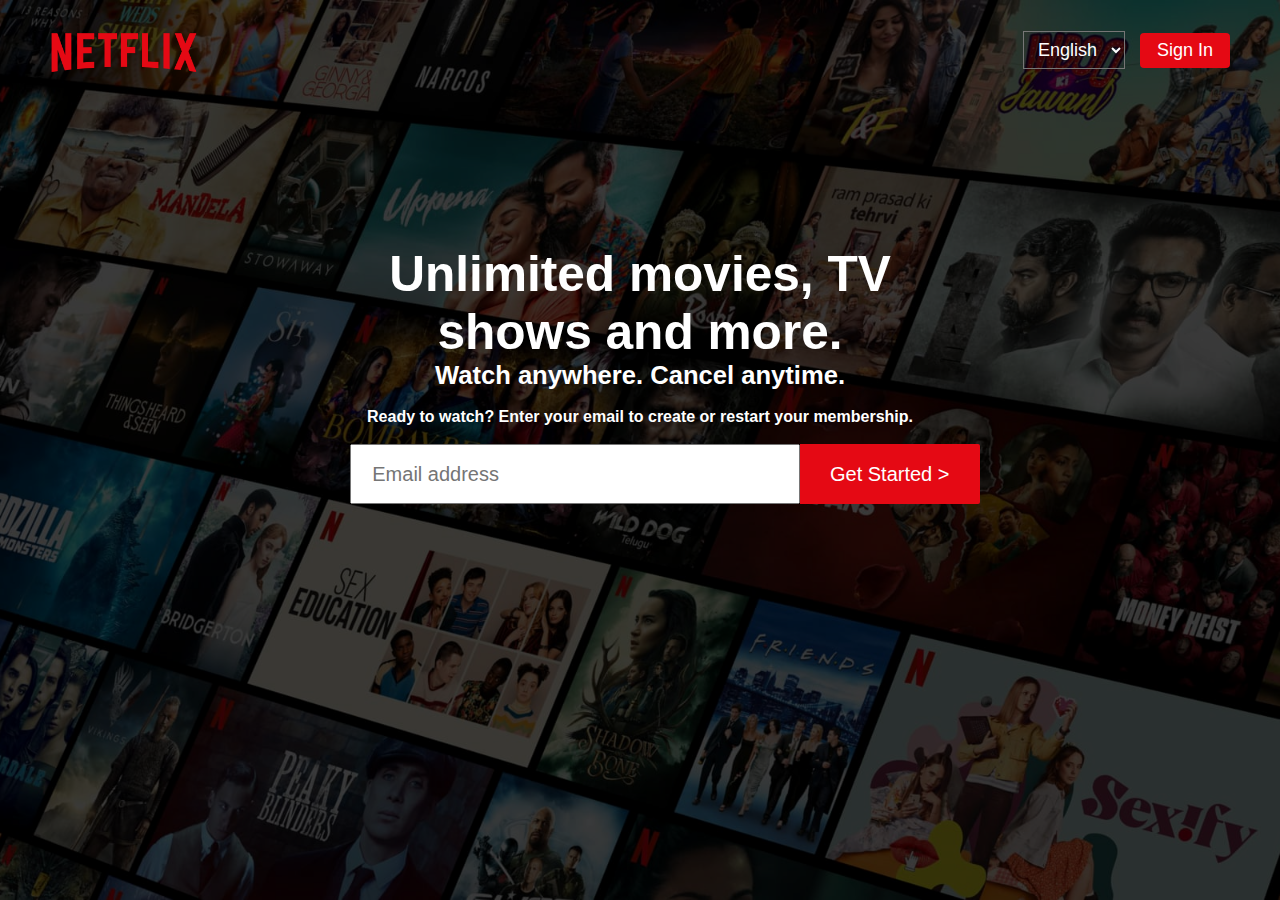
<file: netflix-Homepage/index.html>
<!DOCTYPE html>
<html lang="en">

<head>
    <meta charset="UTF-8">
    <meta http-equiv="X-UA-Compatible" content="IE=edge">
    <meta name="viewport" content="width=device-width, initial-scale=1.0">
    <link rel="stylesheet" href="style.css">
    <title>Netflix India - Watch TV Shows Online, Watch Movies Online</title>
</head>
<body>

    <div class="container">
        <nav class="navbar">
            <div class="left">
                <img src="netflix-logo.png" alt="">
            </div>
            <div class="right">
                <select name="language" class="language">
                    <option value="English">English</option>
                    <option value="Hindi">Hindi</option>
                </select>
                <button><a href="#">Sign In</a></button>
            </div>
        </nav>

        <div class="title">
            <div class="content">
                <h1>Unlimited movies, TV shows and more.</h1>
                <h2>Watch anywhere. Cancel anytime.</h2>
                <form action="#">
                    <h3>Ready to watch? Enter your email to create or restart your membership.</h3>
                    <div class="email">
                        <input type="email" name="email" placeholder="Email address">
                        <button><a href="#">Get Started  ></a></button>
                    </div>
                </form>
            </div>
        </div>
    </div>
</body>
</html>
</file>
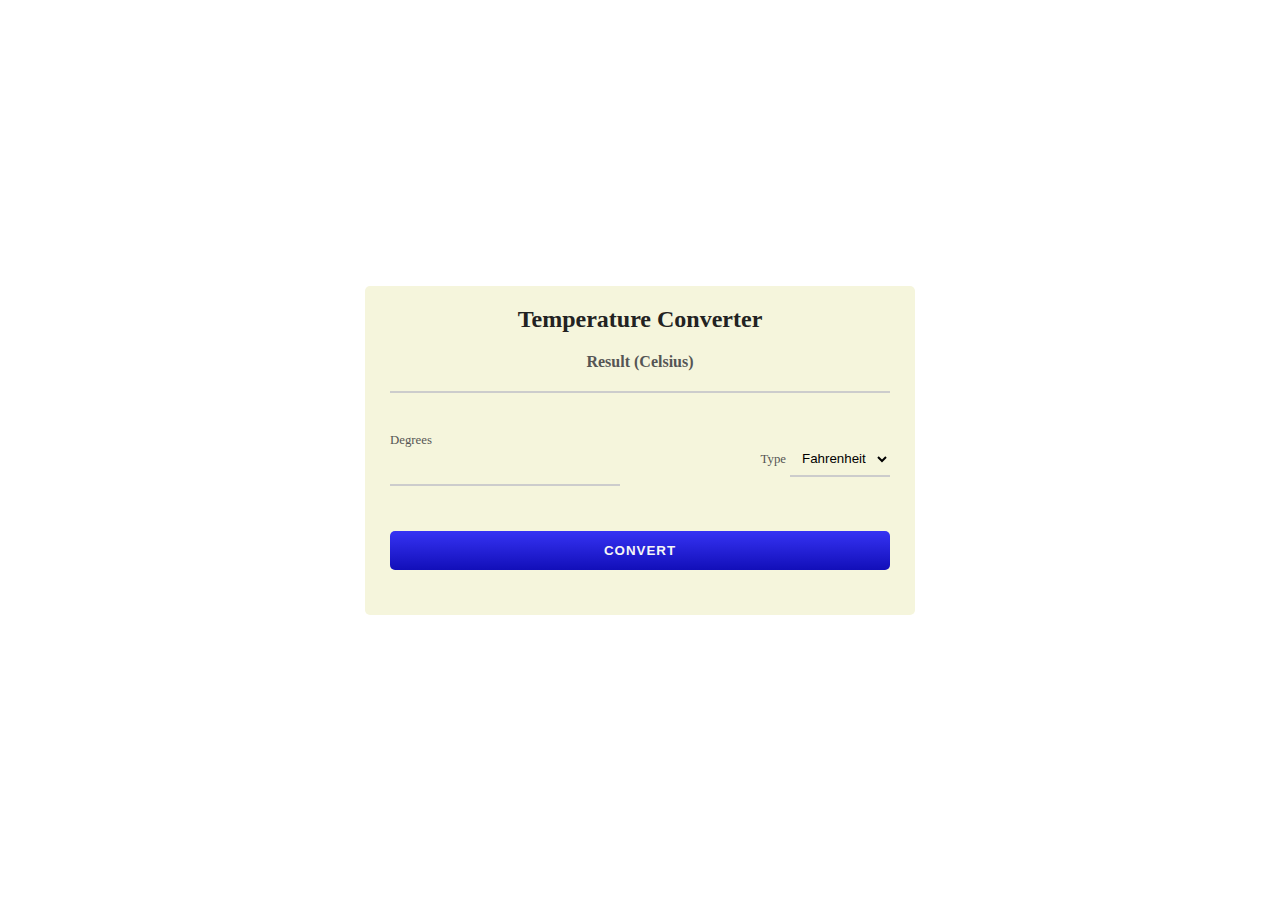
<file: Temperature Converter/temp.html>
<!DOCTYPE html>
<html lang="en">
  <head>
    <meta charset="UTF-8" />
    <meta name="viewport" content="width=device-width, initial-scale=1.0" />
    <title>Temperature Converter </title>
    
    <link rel="stylesheet" href="temp.css" />


    <link rel="stylesheet"
  href="https://unpkg.com/boxicons@latest/css/boxicons.min.css">

      
      <link rel="stylesheet" href="https://cdnjs.cloudflare.com/ajax/libs/font-awesome/4.7.0/css/font-awesome.min.css">

  </head>
  <body>
    <div class="container">

        <div class="box">

        

            <h1 class="title">Temperature Converter</h1>

            <div class="result">
              <span class="result-heading">Result (Celsius)</span>
              <h2 class="celsius-value" id="celsius"></h2>
            </div>

          
            <div class="degree-type">
            
              <div class="degree-field">
                <label for="degree">Degrees</label>
                <input type="number" name="degree" id="degree" />
              </div>

              <div class="temp-field">
                <label for="temp-type">Type</label>
                <select name="temperatures" id="temp-type" autocomplete="on">
                  <option id="fahrenheit" value="fahrenheit">Fahrenheit</option>
                  <option id="kelvin" value="kelvin">Kelvin</option>
                </select>
              </div>
            </div>
            <button id="convert-btn">Convert</button>
            
        </div>
      </div>
  
    <script src="temp.js"></script>
  </body>
</html>
</file>
<file: netflix-Homepage/style.css>
*{
    padding: 0;
    margin: 0;
    box-sizing: border-box;
}
body{
    width: 100%;
    height: 100%;
    color: white;
    background: black;
    font-family: 'Helvetica Neue',Helvetica,Arial,sans-serif;
}
.container::before{
    content: "";
    background: url(netflix.jpeg) no-repeat center center/cover;
    position: absolute;
    height: 100%;
    width: 100%;
    opacity: 0.3;
    z-index: -1;
}
.container .navbar{
    height: 100px;
    display: flex;
}
.container .navbar .left{
    height: 100%;
    display: flex;
    float: left;
}
.container .navbar .left img{
    height: 100px;
    position: absolute;
    left: 35px;
}
.container .navbar .right{
    display: flex;
    height: 100px;
    float: right;
    position: absolute;
    right: 50px;
}
.container .navbar .right .language{
    margin: auto;
    align-items: center;
    justify-content: center;
    font-size: 18px;
    padding: 7px 10px;
    color: white;
    background: none;
    cursor: pointer;
    margin-right: 15px;
}
.container .navbar .right .language option{
    background-color: grey;
}
.container .navbar .right button{
    margin: auto;
    align-items: center;
    justify-content: center;
    font-size: 18px;
    font-weight: 400;
    padding: 7px 17px;
    background: #e50914;
    cursor: pointer;
    outline: none;
    border-radius: 4px;
    border: none;
}
.container .navbar .right button a{
    text-decoration: none;
    color: white;
}
.container .title{
    padding: 70px 45px;
}
.container .title .content{
    width: 950px;
    margin: auto;
    padding: 75px 0;
    text-align: center;
}
.container .title .content h1{
    width: 650px;
    margin: auto;
    font-size: 3.1rem;
    text-align: center;
}
.container .title .content h2{
    width: 650px;
    margin: auto;
    font-size: 1.6rem;
    text-align: center;
}
.container .title .content form h3{
    font-size: 1rem;
    margin: 18px 0;
    text-align: center;
}
.container .title .content form .email{
    width: 1000px;
    margin: auto;
}
.container .title .content form .email input{
    height: 60px;
    width: 450px;
    margin: auto;
    padding: 20px;
    font-size: 20px;
    outline: none;
}
.container .title .content form .email button{
    margin: auto;
    height: 60px;
    width: 180px;
    align-items: center;
    justify-content: center;
    font-size: 20px;
    padding: 7px 17px;
    background: #e50914;
    cursor: pointer;
    outline: none;
    border-top-right-radius: 2px;
    border-bottom-right-radius: 2px;
    border: none;
    margin-left: -5px;
}
.container .title .content form .email button:hover{
    background-color: #f40612;
}
.container .title .content form .email button a{
    text-decoration: none;
    color: white;
}
</file>
<file: Temperature Converter/temp.css>
* {
    box-sizing: border-box;
    margin: 0;
    padding: 0;
  }
  
  body {
    background-color: white;
    background: linear-gradient(90deg, white, white);
    color: #222;
    font-size: 1rem;
    display: flex;
    justify-content: center;
    align-items: center;
    width: 100vw;
    height: 100vh;
  }
  
  .title {
    color: #222;
    font-size: 1.5rem;
    text-align: center;
  }

  .box{
    background: beige;
    border-radius: 5px;
    position: relative;
    display: flex;
    flex-direction: column;
    justify-content: center;
    padding: 20px 25px 45px;
    min-width: 320px;
    width: 100%;
    height: auto;
    box-shadow: -5px -5px 250px 0px rgba(255, 255, 255, 0.02) inset;
    backdrop-filter: blur(21px);
  }

  .result {
    text-align: center;
    margin: 20px 0;
  }

  .result-heading {
    color: #555;
    font-size: 1rem;
    font-weight: 600;
  }

  .celsius-value {
    border-bottom: 2px solid #ccc;
    padding: 10px;
    transition: all .45s ease;
  }

  label {
    color: #555;
    font-size: 0.8rem;
    margin-bottom: 5px;
  }

  input,
  select {
    background: transparent;
    border: none;
    outline: none;
    border-bottom: 2px solid #ccc;
    padding: 8px;
    margin-bottom: 15px;
  }

  input:focus {
    border: 1px solid #4c49f3;
  }

  .degree-type {
    display: flex;
    justify-content: space-between;
    align-items: center;
    padding: 20px 0;
  }

  .degree-field {
    display: flex;
    flex-direction: column;
    width: 46%;
  }

  option {
    background-color: #3c39e7;
    color: #f6f6f6;
  }

  #convert-btn {
    background: linear-gradient(to bottom, #3633f3, #120fb9);
    border: none;
    outline: none;
    border-radius: 5px;
    color: #f6f6f6;
    cursor: pointer;
    font-weight: bold;
    letter-spacing: 1px;
    text-transform: uppercase;
    margin-top: 10px;
    padding: 12px 80px;
    transition: all 0.3s ease-in;
    width: 500px;
  }

  #convert-btn:hover {
    background: linear-gradient(to bottom, #4a47e7, #322fda);
  }
  
  .fa {
    margin-left: -12px;
    margin-right: 8px;
  }
  
  .loading {
    display: none;
  }
</file>
